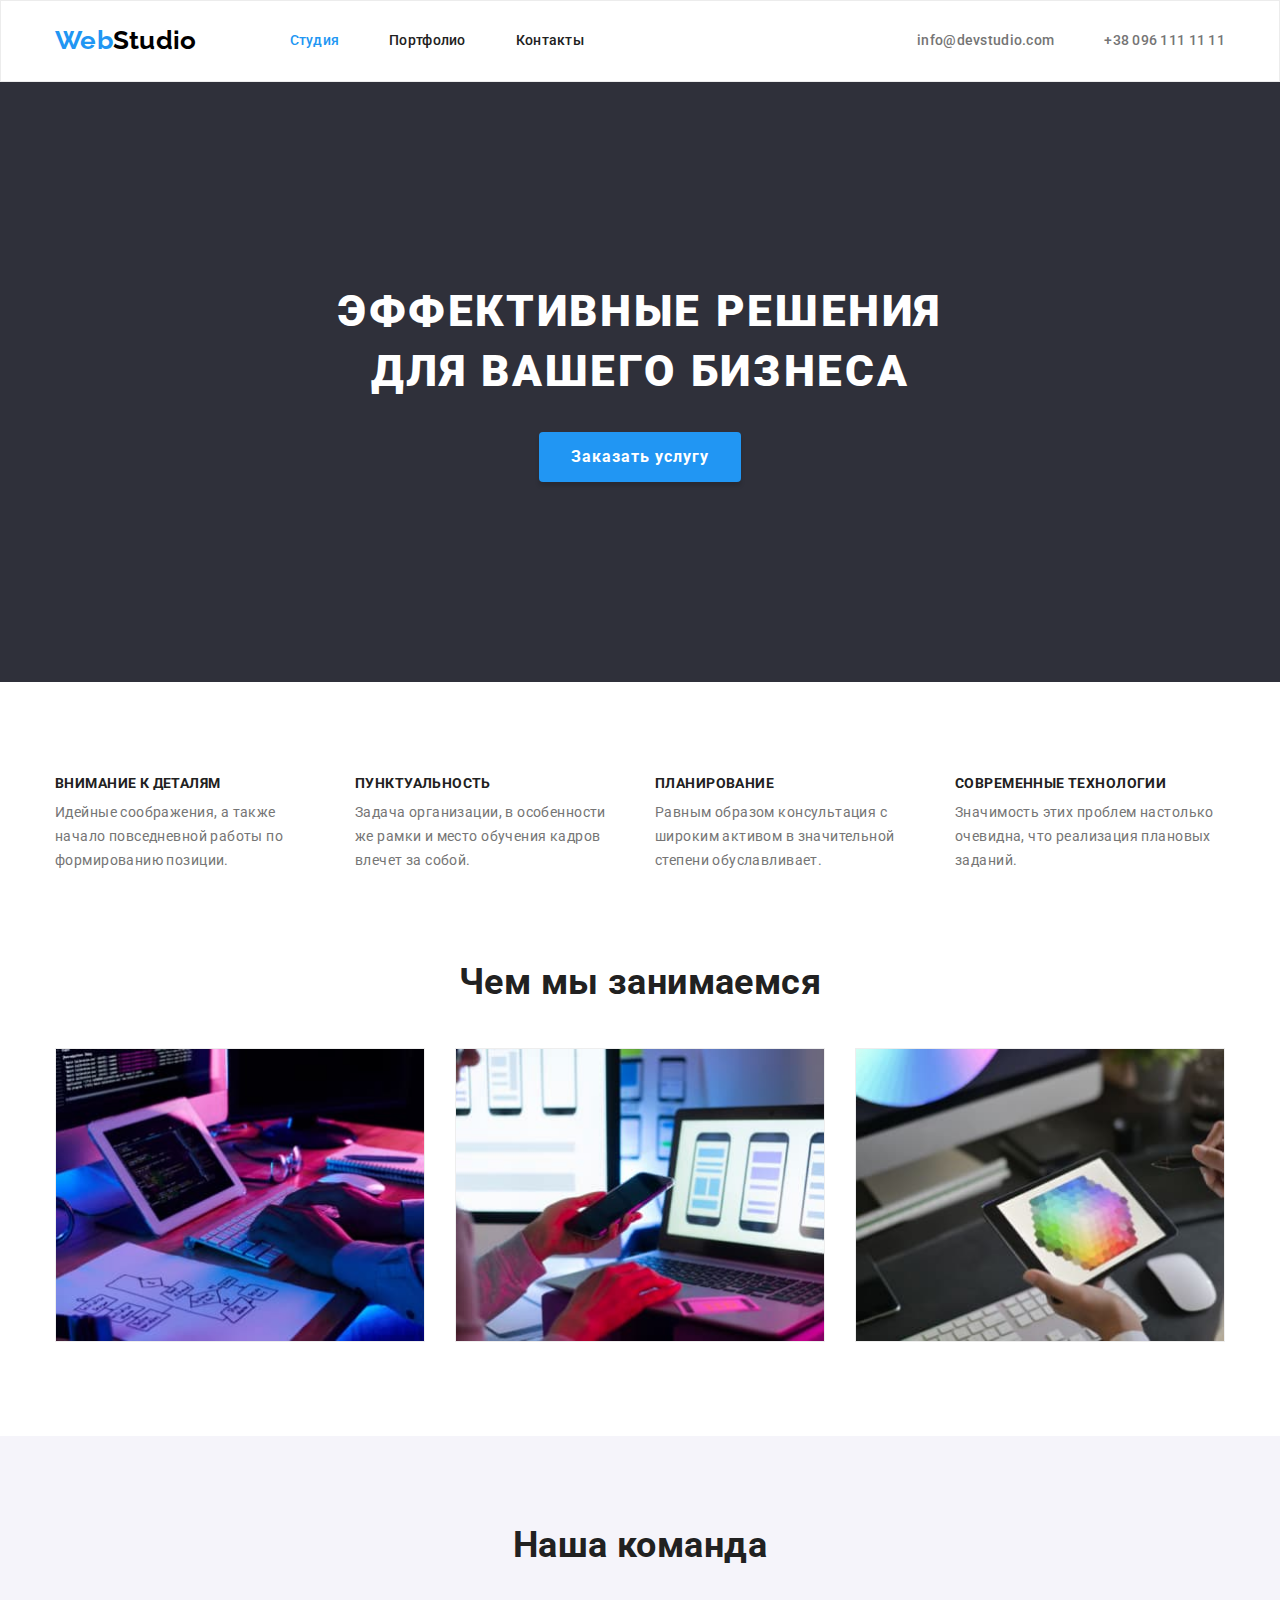
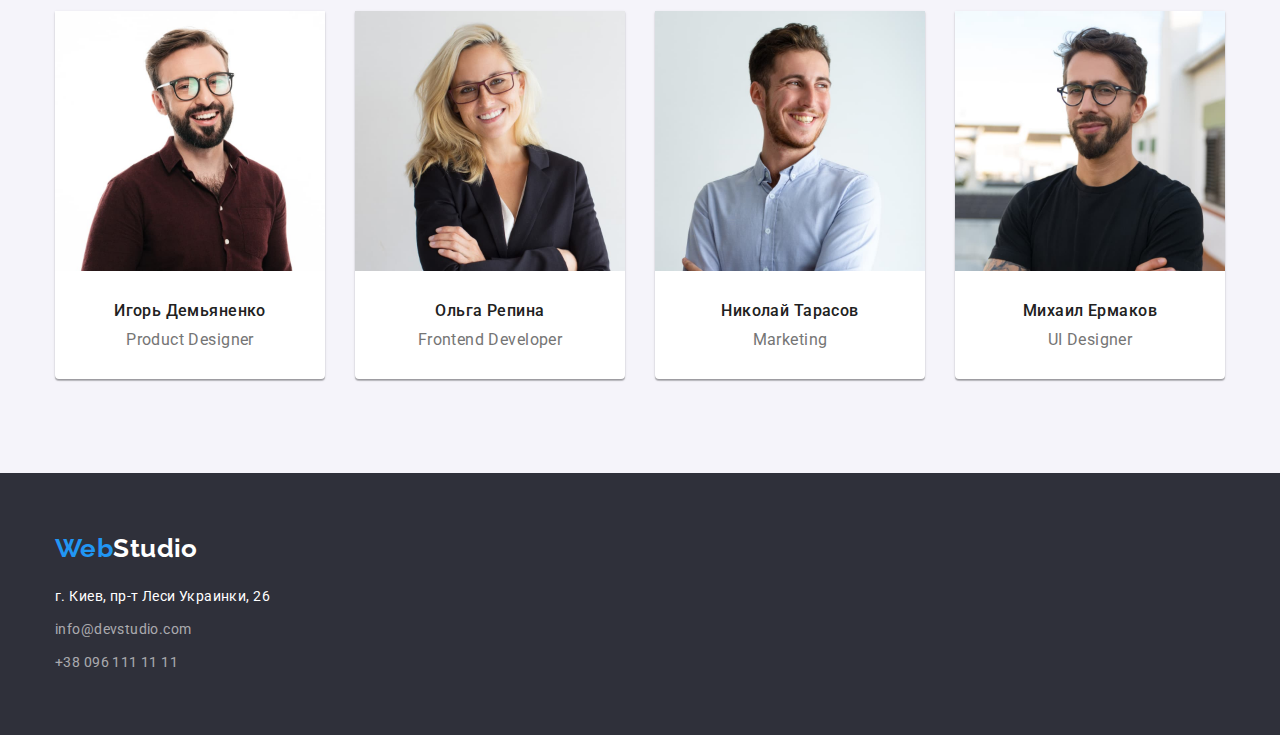
<file: index.html>
<!DOCTYPE html>
<html lang="ru">
  <head>
    <meta charset="UTF-8" />
    <meta http-equiv="X-UA-Compatible" content="IE=edge" />
    <meta name="viewport" content="width=device-width, initial-scale=1.0" />
    <title>Студия</title>
    <link rel="preconnect" href="https://fonts.gstatic.com" />
    <link
      href="https://fonts.googleapis.com/css2?family=Raleway:wght@700&family=Roboto:wght@400;500;700;900&display=swap"
      rel="stylesheet"
    />
    <link
      rel="stylesheet"
      href="https://cdnjs.cloudflare.com/ajax/libs/modern-normalize/1.0.0/modern-normalize.min.css"
    />
    <link rel="stylesheet" href="./css/styles.css" />
  </head>
  <body>
    <!-- Header section -->

    <header class="header page-header">
      <div class="container">
        <a href="./index.html" class="logo logo-top"
          >Web<span class="logo-header-color">Studio</span></a
        >
        <nav class="nav">
          <ul class="menu">
            <li class="menu-item">
              <a href="./index.html" class="link current navigation">Студия</a>
            </li>
            <li class="menu-item">
              <a href="./portfolio.html" class="link navigation">Портфолио</a>
            </li>
            <li class="menu-item">
              <a href="" class="link navigation">Контакты</a>
            </li>
          </ul>
        </nav>
        <ul class="menu">
          <li class="menu-item">
            <a href="mailto:info@devstudio.com" class="link"
              >info@devstudio.com</a
            >
          </li>
          <li class="menu-item">
            <a href="tel:+380961111111" class="link">+38 096 111 11 11</a>
          </li>
        </ul>
      </div>
    </header>
    <main>
      <!-- Hero section -->

      <section class="hero-section section">
        <div class="container">
          <h1 class="hero-title">
            Эффективные решения<br />для вашего бизнеса
          </h1>
          <button type="button" class="hero-button">Заказать услугу</button>
        </div>
      </section>

      <!-- Advantages section -->

      <section class="section">
        <div class="container">
          <h2 class="visually-hidden">Преимущества</h2>
          <ul class="card-set">
            <li class="item">
              <h3 class="advantages-title">Внимание к деталям</h3>
              <p>
                Идейные соображения, а также начало повседневной работы по
                формированию позиции.
              </p>
            </li>
            <li class="item">
              <h3 class="advantages-title">Пунктуальность</h3>
              <p>
                Задача организации, в особенности же рамки и место обучения
                кадров влечет за собой.
              </p>
            </li>
            <li class="item">
              <h3 class="advantages-title">Планирование</h3>
              <p>
                Равным образом консультация с широким активом в значительной
                степени обуславливает.
              </p>
            </li>
            <li class="item">
              <h3 class="advantages-title">Современные технологии</h3>
              <p>
                Значимость этих проблем настолько очевидна, что реализация
                плановых заданий.
              </p>
            </li>
          </ul>
        </div>
      </section>

      <!-- What we do section -->

      <section class="section-3">
        <div class="container">
          <h2 class="title">Чем мы занимаемся</h2>
          <ul class="card-set">
            <li class="project-item">
              <img
                src="./images/about/img-1.jpg"
                alt="Верстка сайта"
                width="370"
                height="294"
              />
            </li>
            <li class="project-item">
              <img
                src="./images/about/img-2.jpg"
                alt="Создание мобильных приложений"
                width="370"
                height="294"
              />
            </li>
            <li class="project-item">
              <img
                src="./images/about/img-3.jpg"
                alt="Графический дизайн"
                width="370"
                height="294"
              />
            </li>
          </ul>
        </div>
      </section>

      <!-- Team section -->

      <section class="team section">
        <div class="container">
          <h2 class="title">Наша команда</h2>
          <ul class="card-set team-list">
            <li class="item team-item">
              <img
                src="./images/photo/img-1.jpg"
                alt="Игорь Демьяненко"
                width="270"
                height="260"
                class="team-img"
              />
              <div class="team-info">
                <h3 class="team-title">Игорь Демьяненко</h3>
                <p lang="en" class="team-profession">Product Designer</p>
              </div>
            </li>
            <li class="item team-item">
              <img
                src="./images/photo/img-2.jpg"
                alt="Ольга Репина"
                width="270"
                height="260"
                class="team-img"
              />
              <div class="team-info">
                <h3 class="team-title">Ольга Репина</h3>
                <p lang="en" class="team-profession">Frontend Developer</p>
              </div>
            </li>
            <li class="item team-item">
              <img
                src="./images/photo/img-3.jpg"
                alt="Николай Тарасов"
                width="270"
                height="260"
                class="team-img"
              />
              <div class="team-info">
                <h3 class="team-title">Николай Тарасов</h3>
                <p lang="en" class="team-profession">Marketing</p>
              </div>
            </li>
            <li class="item team-item">
              <img
                src="./images/photo/img-4.jpg"
                alt="Михаил Ермаков"
                width="270"
                height="260"
                class="team-img"
              />
              <div class="team-info">
                <h3 class="team-title">Михаил Ермаков</h3>
                <p lang="en" class="team-profession">UI Designer</p>
              </div>
            </li>
          </ul>
        </div>
      </section>
    </main>

    <!-- Footer section -->

    <footer class="footer">
      <div class="container">
        <a href="./index.html" class="logo"
          >Web<span class="logo-footer-color">Studio</span></a
        >
        <address class="address">
          <ul class="address-list">
            <li class="address-li">
              <a
                href="https://goo.gl/maps/4hdRqtxyMGTuhaW96"
                target="_blank"
                rel="noopener noreferrel"
                class="link address-link"
                >г. Киев, пр-т Леси Украинки, 26
              </a>
            </li>
            <li class="address-li">
              <a href="mailto:info@devstudio.com" class="link footer-contacts"
                >info@devstudio.com</a
              >
            </li>
            <li class="address-li">
              <a href="tel:+380961111111" class="link footer-contacts"
                >+38 096 111 11 11</a
              >
            </li>
          </ul>
        </address>
      </div>
    </footer>
  </body>
</html>
</file>
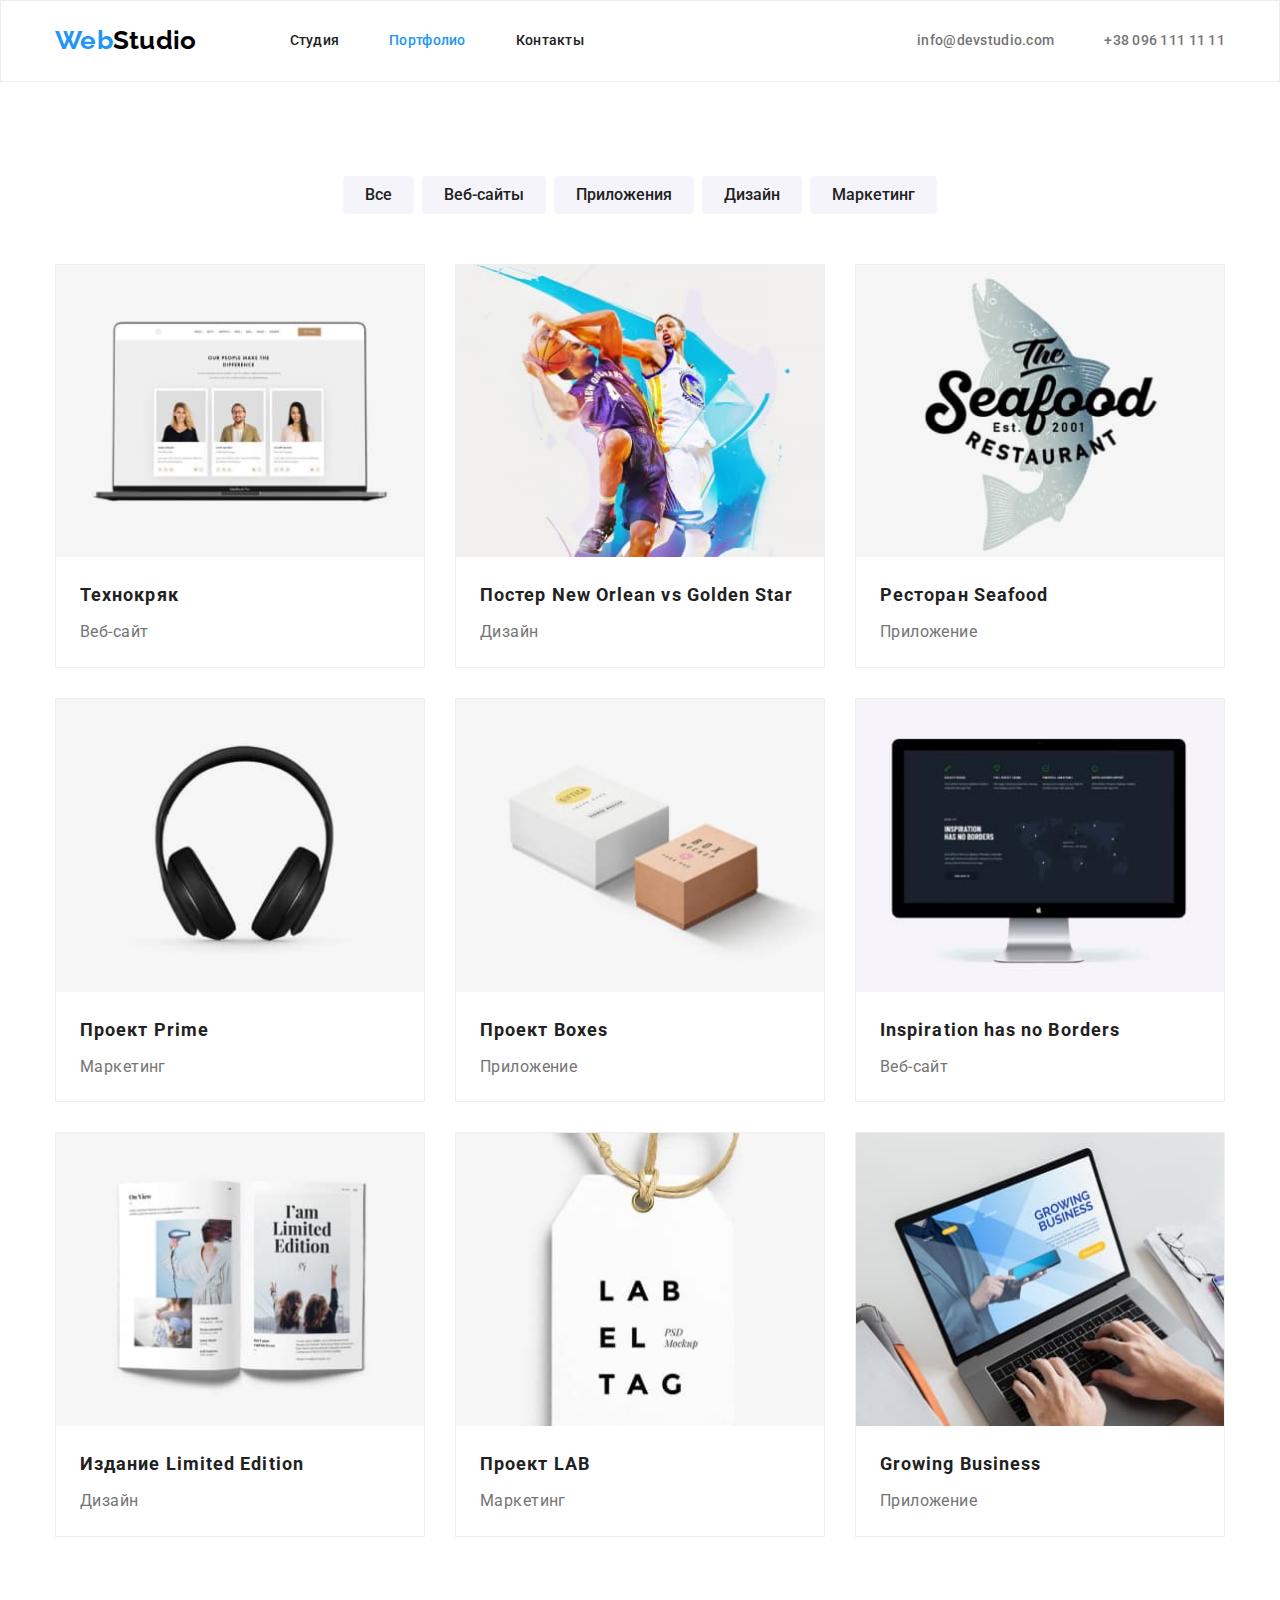
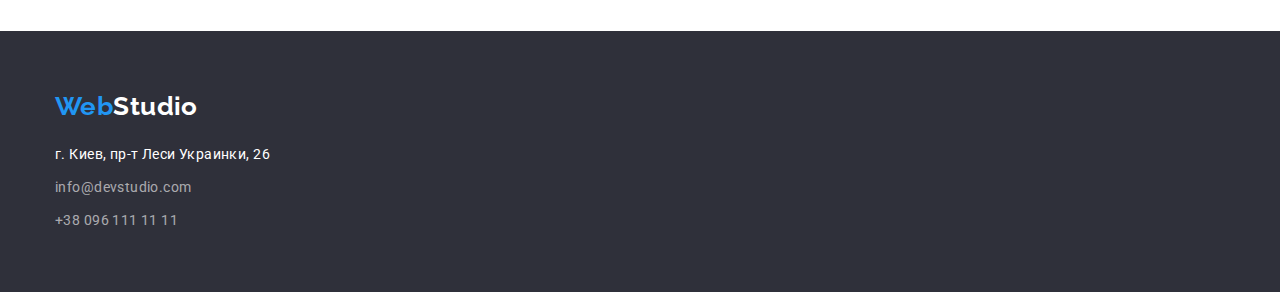
<file: portfolio.html>
<!DOCTYPE html>
<html lang="ru">
  <head>
    <meta charset="UTF-8" />
    <meta http-equiv="X-UA-Compatible" content="IE=edge" />
    <meta name="viewport" content="width=device-width, initial-scale=1.0" />
    <title>Студия</title>
    <link rel="preconnect" href="https://fonts.gstatic.com" />
    <link
      href="https://fonts.googleapis.com/css2?family=Raleway:wght@700&family=Roboto:wght@400;500;700;900&display=swap"
      rel="stylesheet"
    />
    <link
      rel="stylesheet"
      href="https://cdnjs.cloudflare.com/ajax/libs/modern-normalize/1.0.0/modern-normalize.min.css"
    />
    <link rel="stylesheet" href="./css/styles.css" />
  </head>
  <body>
    <!-- Header section -->

    <header class="header page-header">
      <div class="container">
        <a href="./index.html" class="logo logo-top"
          >Web<span class="logo-header-color">Studio</span></a
        >
        <nav class="nav">
          <ul class="menu">
            <li class="menu-item">
              <a href="./index.html" class="link navigation">Студия</a>
            </li>
            <li class="menu-item">
              <a href="./portfolio.html" class="link current navigation"
                >Портфолио</a
              >
            </li>
            <li class="menu-item">
              <a href="" class="link navigation">Контакты</a>
            </li>
          </ul>
        </nav>
        <ul class="menu">
          <li class="menu-item">
            <a href="mailto:info@devstudio.com" class="link"
              >info@devstudio.com</a
            >
          </li>
          <li class="menu-item">
            <a href="tel:+380961111111" class="link">+38 096 111 11 11</a>
          </li>
        </ul>
      </div>
    </header>
    <main>
      <!-- Project section -->

      <section class="section">
        <div class="container">
          <h1 class="visually-hidden">Фильтры</h1>
          <ul class="project-list">
            <li class="project-button">
              <button type="button" class="button">Все</button>
            </li>
            <li class="project-button">
              <button type="button" class="button">Веб-сайты</button>
            </li>
            <li class="project-button">
              <button type="button" class="button">Приложения</button>
            </li>
            <li class="project-button">
              <button type="button" class="button">Дизайн</button>
            </li>
            <li class="project-button">
              <button type="button" class="button">Маркетинг</button>
            </li>
          </ul>
          <ul class="card-set">
            <li class="project-item">
              <img
                src="./images/portfolio/img-1.jpg"
                alt="Технокряк"
                width="370"
                height="294"
                class="project-img"
              />
              <div class="project-text">
                <h2 class="project-title">Технокряк</h2>
                <p class="category">Веб-сайт</p>
              </div>
            </li>
            <li class="project-item">
              <img
                src="./images/portfolio/img-2.jpg"
                alt="Постер New Orlean vs Golden Star"
                width="370"
                height="294"
                class="project-img"
              />
              <div class="project-text">
                <h2 class="project-title">Постер New Orlean vs Golden Star</h2>
                <p class="category">Дизайн</p>
              </div>
            </li>
            <li class="project-item">
              <img
                src="./images/portfolio/img-3.jpg"
                alt="Ресторан Seafood"
                width="370"
                height="294"
                class="project-img"
              />
              <div class="project-text">
                <h2 class="project-title">Ресторан Seafood</h2>
                <p class="category">Приложение</p>
              </div>
            </li>
            <li class="project-item">
              <img
                src="./images/portfolio/img-4.jpg"
                alt="Проект Prime"
                width="370"
                height="294"
                class="project-img"
              />
              <div class="project-text">
                <h2 class="project-title">Проект Prime</h2>
                <p class="category">Маркетинг</p>
              </div>
            </li>
            <li class="project-item">
              <img
                src="./images/portfolio/img-5.jpg"
                alt="Проект Boxes"
                width="370"
                height="294"
                class="project-img"
              />
              <div class="project-text">
                <h2 class="project-title">Проект Boxes</h2>
                <p class="category">Приложение</p>
              </div>
            </li>
            <li class="project-item">
              <img
                src="./images/portfolio/img-6.jpg"
                alt="Inspiration has no Borders"
                width="370"
                height="294"
                class="project-img"
              />
              <div class="project-text">
                <h2 class="project-title">Inspiration has no Borders</h2>
                <p class="category">Веб-сайт</p>
              </div>
            </li>
            <li class="project-item">
              <img
                src="./images/portfolio/img-7.jpg"
                alt="Издание Limited Edition"
                width="370"
                height="294"
                class="project-img"
              />
              <div class="project-text">
                <h2 class="project-title">Издание Limited Edition</h2>
                <p class="category">Дизайн</p>
              </div>
            </li>
            <li class="project-item">
              <img
                src="./images/portfolio/img-8.jpg"
                alt="Проект LAB"
                width="370"
                height="294"
                class="project-img"
              />
              <div class="project-text">
                <h2 class="project-title">Проект LAB</h2>
                <p class="category">Маркетинг</p>
              </div>
            </li>
            <li class="project-item">
              <img
                src="./images/portfolio/img-9.jpg"
                alt="Growing Business"
                width="370"
                height="294"
                class="project-img"
              />
              <div class="project-text">
                <h2 class="project-title">Growing Business</h2>
                <p class="category">Приложение</p>
              </div>
            </li>
          </ul>
        </div>
      </section>
    </main>

    <!-- Footer section -->

    <footer class="footer">
      <div class="container">
        <a href="./index.html" class="logo"
          >Web<span class="logo-footer-color">Studio</span></a
        >
        <address class="address">
          <ul class="address-list">
            <li class="address-li">
              <a
                href="https://goo.gl/maps/4hdRqtxyMGTuhaW96"
                target="_blank"
                rel="noopener noreferrel"
                class="link address-link"
                >г. Киев, пр-т Леси Украинки, 26
              </a>
            </li>
            <li class="address-li">
              <a href="mailto:info@devstudio.com" class="link footer-contacts"
                >info@devstudio.com</a
              >
            </li>
            <li class="address-li">
              <a href="tel:+380961111111" class="link footer-contacts"
                >+38 096 111 11 11</a
              >
            </li>
          </ul>
        </address>
      </div>
    </footer>
  </body>
</html>
</file>
<file: css/styles.css>
:root {
  --main-text-color: #757575;
  --title-text-color: #212121;
  --accent-text-color: #2196f3;
  --alt-text-color: #ffffff;
  --header-logo-text-color: #000000;
  --footer-contacts-text-color: rgba(255, 255, 255, 0.6);

  --dark-background-color: #2f303a;
  --alt-background-color: #f5f4fa;

  --main-font: "Roboto", sans-serif;
  --logo-font: "Raleway", sans-serif;
}

/* General */

html {
  box-sizing: border-box;
}

*,
*::before,
*::after {
  box-sizing: inherit;
}

body {
  font-family: var(--main-font);
  font-weight: 400;
  font-size: 14px;
  line-height: 1.71;
  letter-spacing: 0.03em;
  color: var(--main-text-color);
  background-color: var(--alt-text-color);
}

h1,
h2,
h3,
h5,
h6,
p,
ul {
  margin-top: 0;
  margin-bottom: 0;
}

.container {
  width: 1200px;
  padding-left: 15px;
  padding-right: 15px;
  margin-left: auto;
  margin-right: auto;
}

img {
  display: block;
  max-width: 100%;
  height: auto;
}

.link {
  text-decoration: none;
  color: inherit;
}

.link:hover,
.link:focus {
  color: var(--accent-text-color);
}

.link.current {
  color: var(--accent-text-color);
}

ul {
  margin: 0;
  padding-left: 0;
  list-style: none;
}

.button {
  font-size: 16px;
  text-align: center;
  align-items: center;
  cursor: pointer;
  border: none;
  border-radius: 4px;
}

.button:hover,
.button:focus {
  color: var(--alt-text-color);
  background-color: var(--accent-text-color);
}

.logo {
  font-family: var(--logo-font);
  font-weight: 700;
  font-size: 26px;
  line-height: 1.19;
  color: var(--accent-text-color);
  text-decoration: none;
}

.title {
  font-weight: 700;
  font-size: 36px;
  line-height: 0.85;
  text-align: center;
  color: var(--title-text-color);
  margin-bottom: 50px;
}

.section {
  padding-top: 94px;
  padding-bottom: 94px;
}

.card-set {
  display: flex;
  flex-wrap: wrap;
  margin-left: -30px;
  margin-top: -30px;
}

.item {
  margin-left: 30px;
  margin-top: 30px;
  flex-basis: calc((100% - 120px) / 4);
}

.project-item {
  margin-left: 30px;
  margin-top: 30px;
  flex-basis: calc((100% - 90px) / 3);
  border: 1px solid #eeeeee;
}

/* Hidden */

.visually-hidden {
  position: absolute !important;
  clip: rect(1px 1px 1px 1px);
  clip: rect(1px, 1px, 1px, 1px);
  padding: 0 !important;
  border: 0 !important;
  height: 1px !important;
  width: 1px !important;
  overflow: hidden;
}

/* Header section */

.logo-top,
.logo-header-color {
  padding-top: 24px;
  padding-bottom: 25px;
}

.menu-item .link {
  padding-top: 32px;
  padding-bottom: 32px;
}

.page-header .container {
  display: flex;
  align-items: center;
}

.header {
  font-weight: 500;
  font-size: 14px;
  line-height: 1.14;
  letter-spacing: 0.02em;
  border: 1px solid #ececec;
  background-color: var(--alt-text-color);
}

.logo-top {
  margin-right: 93px;
}

.logo-header-color {
  color: var(--header-logo-text-color);
}

.nav {
  margin-right: auto;
}

.menu {
  display: flex;
}

.menu-item:not(:last-child) {
  margin-right: 50px;
}

.navigation {
  color: var(--title-text-color);
}

/* Hero section */

.hero-section {
  background-color: var(--dark-background-color);
  padding-top: 200px;
  padding-bottom: 200px;
}

.hero-title {
  margin-bottom: 30px;
  font-weight: 900;
  font-size: 44px;
  line-height: 1.36;
  text-align: center;
  letter-spacing: 0.06em;
  text-transform: uppercase;
  color: var(--alt-text-color);
}

.hero-button {
  font-weight: 700;
  font-size: 16px;
  line-height: 1.87;
  display: flex;
  align-items: center;
  text-align: center;
  letter-spacing: 0.06em;
  color: var(--alt-text-color);
  background-color: var(--accent-text-color);
  box-shadow: 0px 4px 4px rgba(0, 0, 0, 0.15);
  border-radius: 4px;
  cursor: pointer;
  padding: 10px 32px;
  border: none;
  margin-left: auto;
  margin-right: auto;
}

/* Advantages section */

.advantages-title {
  margin-bottom: 10px;
  font-weight: 700;
  font-size: 14px;
  line-height: 1.14;
  text-transform: uppercase;
  color: var(--title-text-color);
}

/* What we do section */

.section-3 {
  padding-bottom: 94px;
}

/* Team section */

.team {
  background-color: var(--alt-background-color);
}

.team-img {
}

.team-title {
  font-size: 16px;
  line-height: 1.19;
  font-weight: 500;
  text-align: center;
  color: var(--title-text-color);
  margin-bottom: 10px;
}

.team-profession {
  font-size: 16px;
  line-height: 1.19;
  text-align: center;
}

.team-list {
}

.team-info {
  padding: 30px;
}

.team-item {
  background: #ffffff;
  box-shadow: 0px 1px 3px rgba(0, 0, 0, 0.12), 0px 1px 1px rgba(0, 0, 0, 0.14),
    0px 2px 1px rgba(0, 0, 0, 0.2);
  border-radius: 0px 0px 4px 4px;
}

/* Project section */

.button {
  font-weight: 500;
  font-size: 16px;
  line-height: 1.62;
  text-align: center;
  color: var(--title-text-color);
  background-color: var(--alt-background-color);
  cursor: pointer;
  padding: 6px 22px;
  border: none;
}

.project-text {
  padding: 20px 24px;
}

.project-title {
  font-weight: 700;
  font-size: 18px;
  line-height: 2;
  letter-spacing: 0.06em;
  color: var(--title-text-color);
  margin-bottom: 4px;
}

.category {
  font-size: 16px;
  line-height: 1.87;
}

.project-list {
  margin-bottom: 50px;
  display: flex;
  justify-content: center;
}

.project-button:not(:last-child) {
  margin-right: 8px;
}

.project-img {
}

/*Footer section*/

.footer {
  background-color: var(--dark-background-color);
  padding-top: 60px;
  padding-bottom: 60px;
}

.logo-footer-color {
  color: var(--alt-text-color);
}

.address {
  display: flex;
  font-style: inherit;
  margin-top: 20px;
}

.address-link {
  color: var(--alt-text-color);
}

.footer-contacts {
  color: var(--footer-contacts-text-color);
}

.address-list .address-li:not(:last-child) {
  margin-bottom: 9px;
}
</file>
